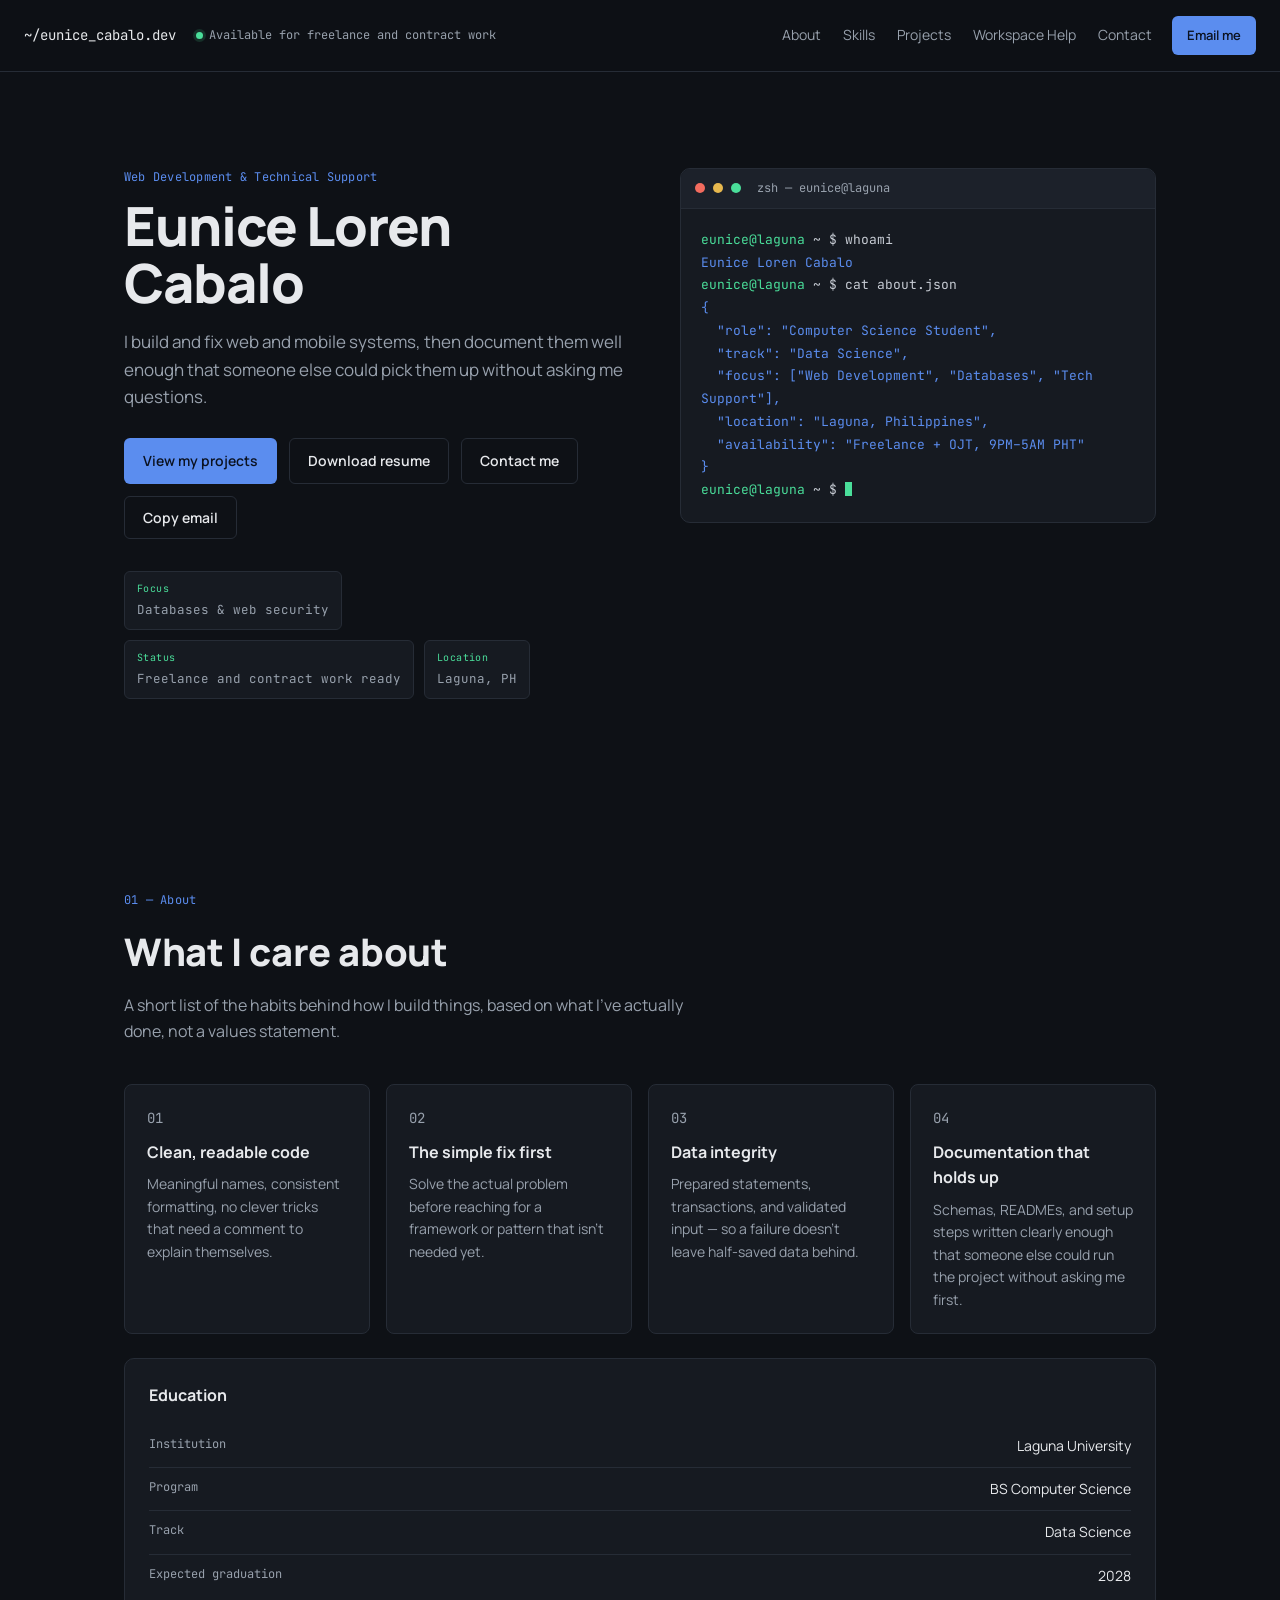
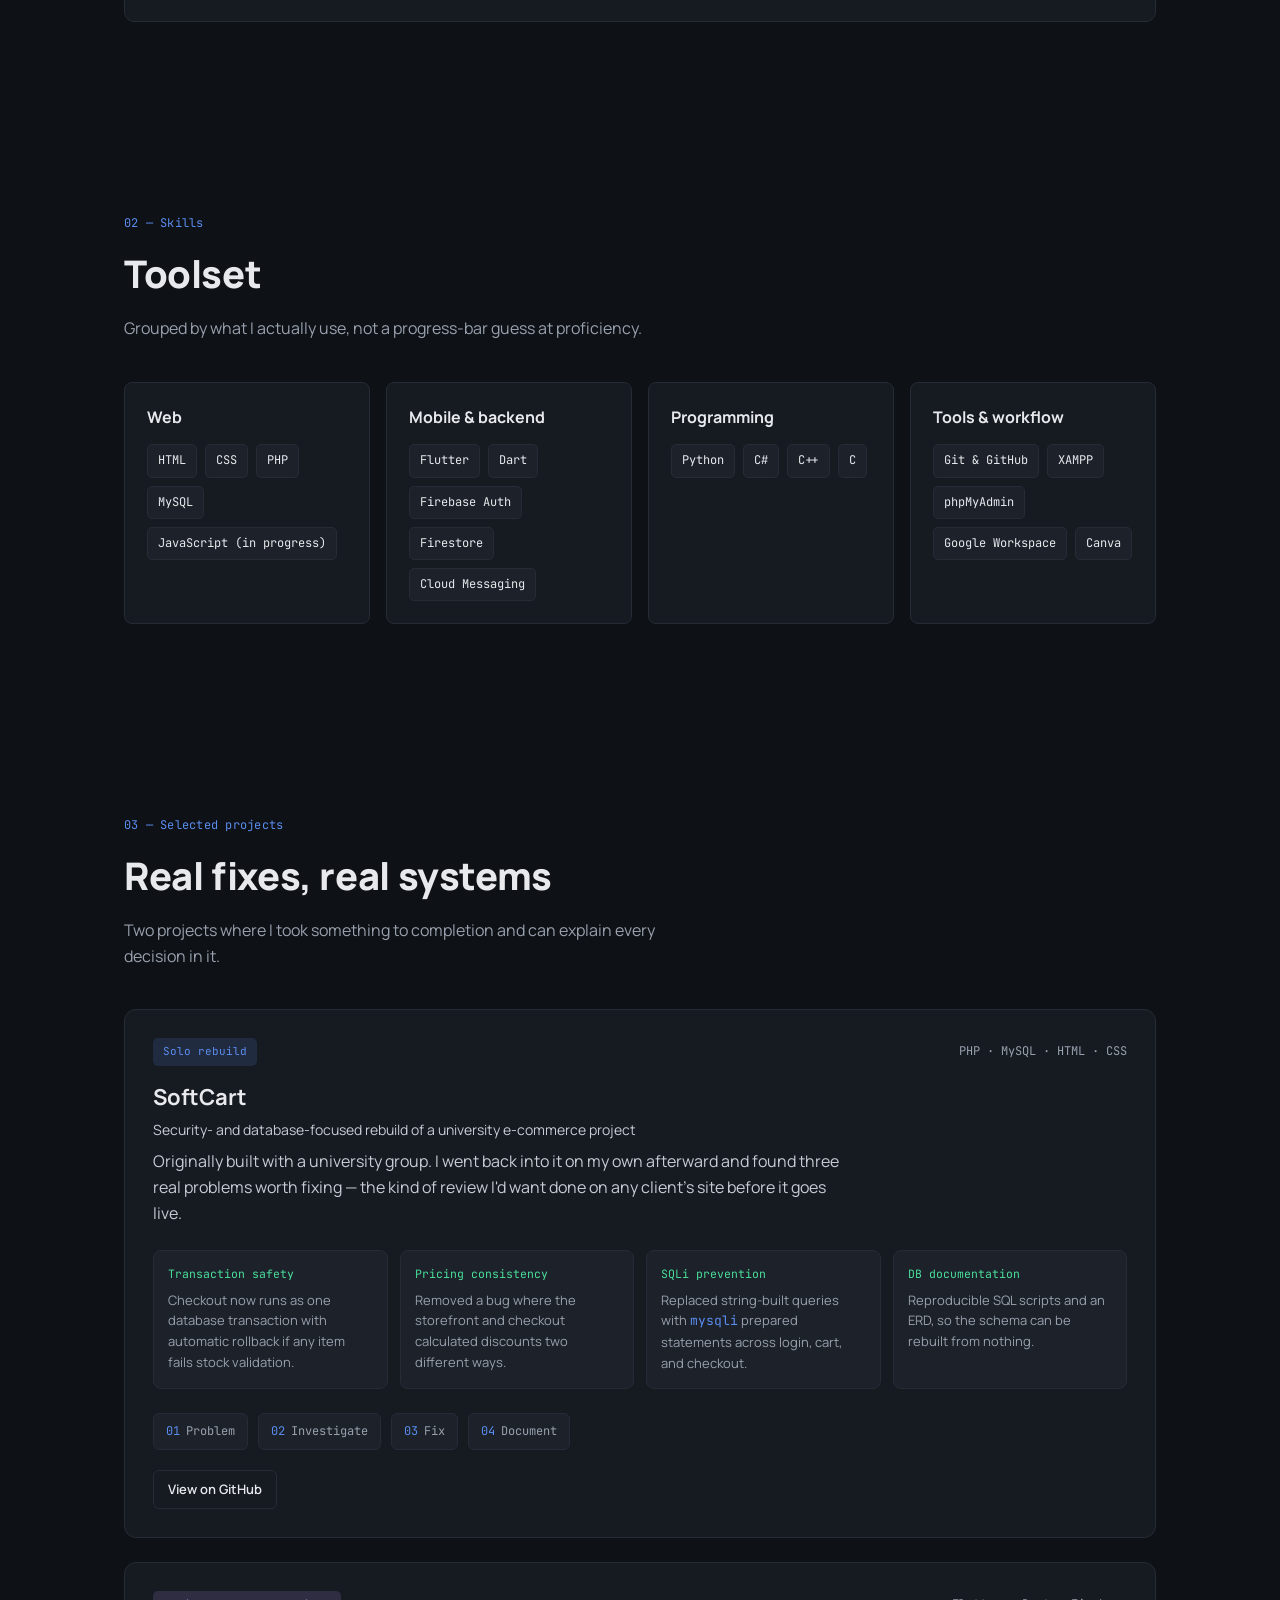
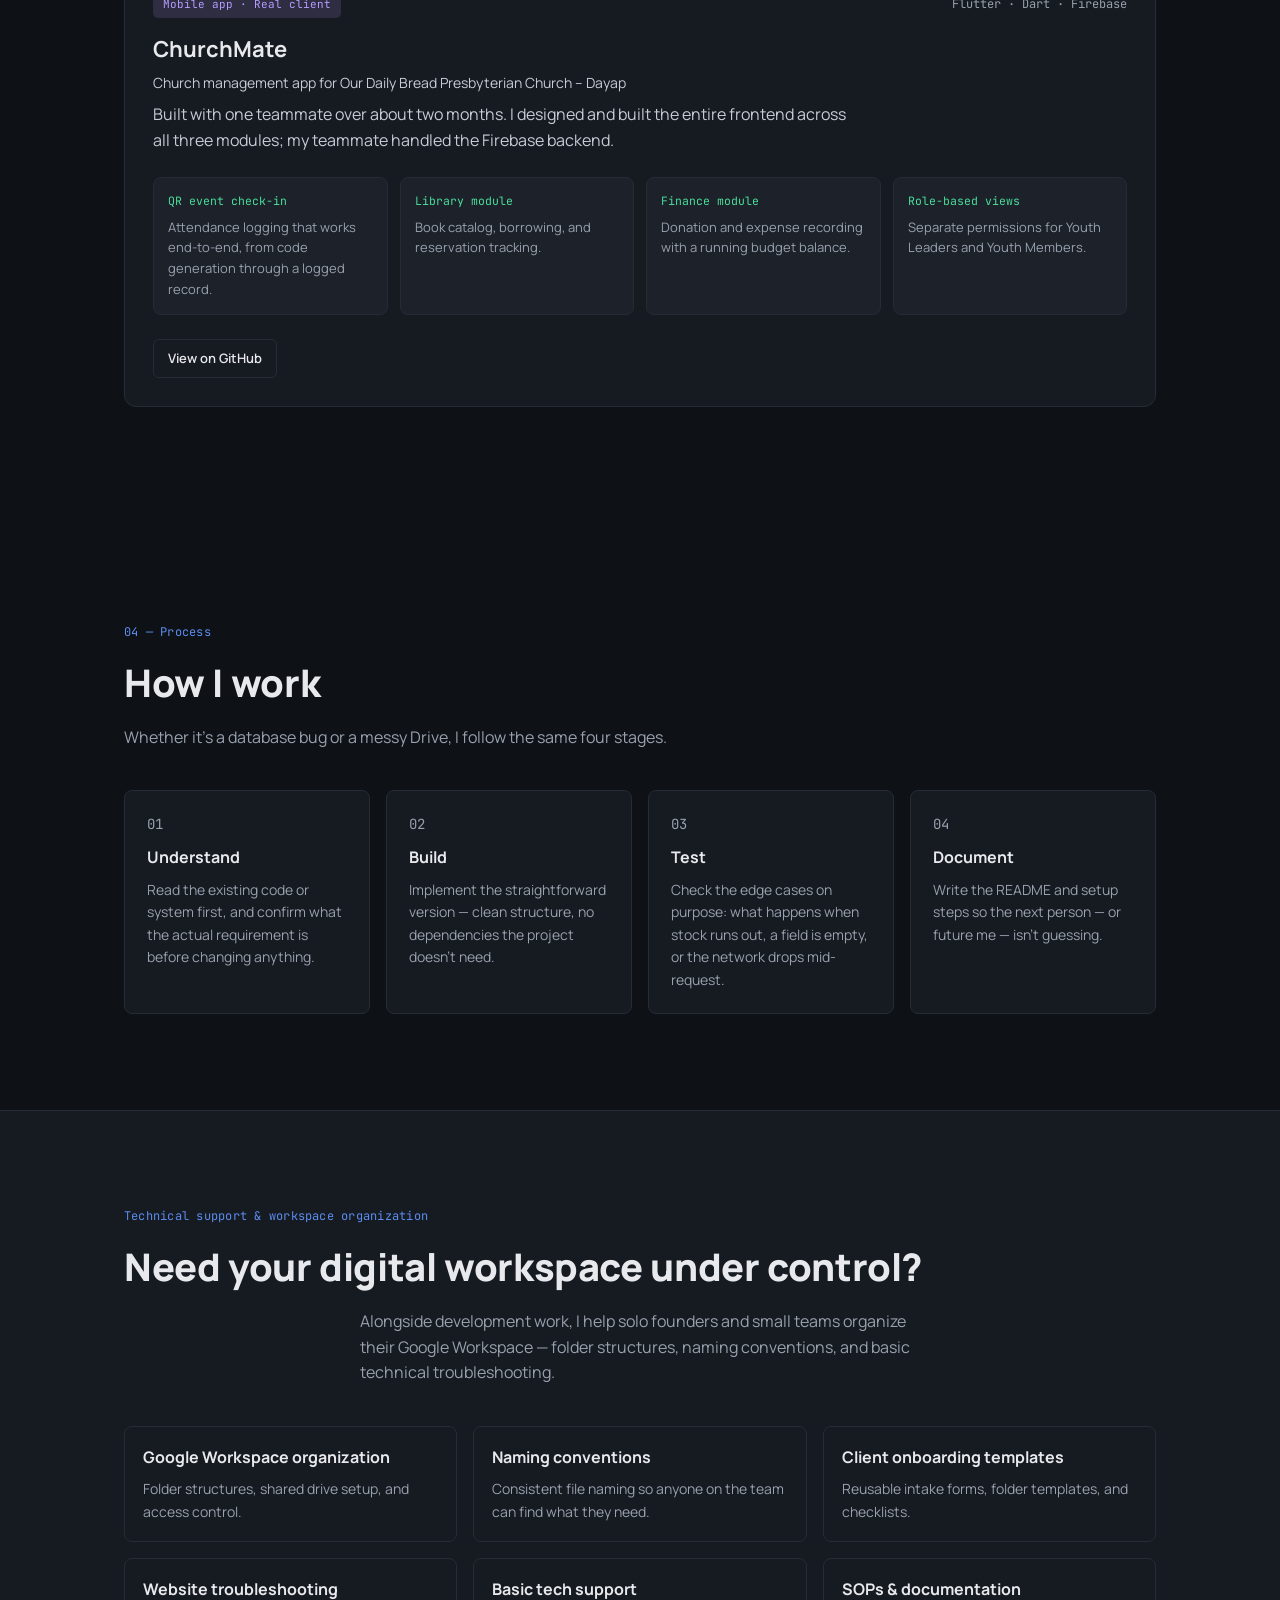
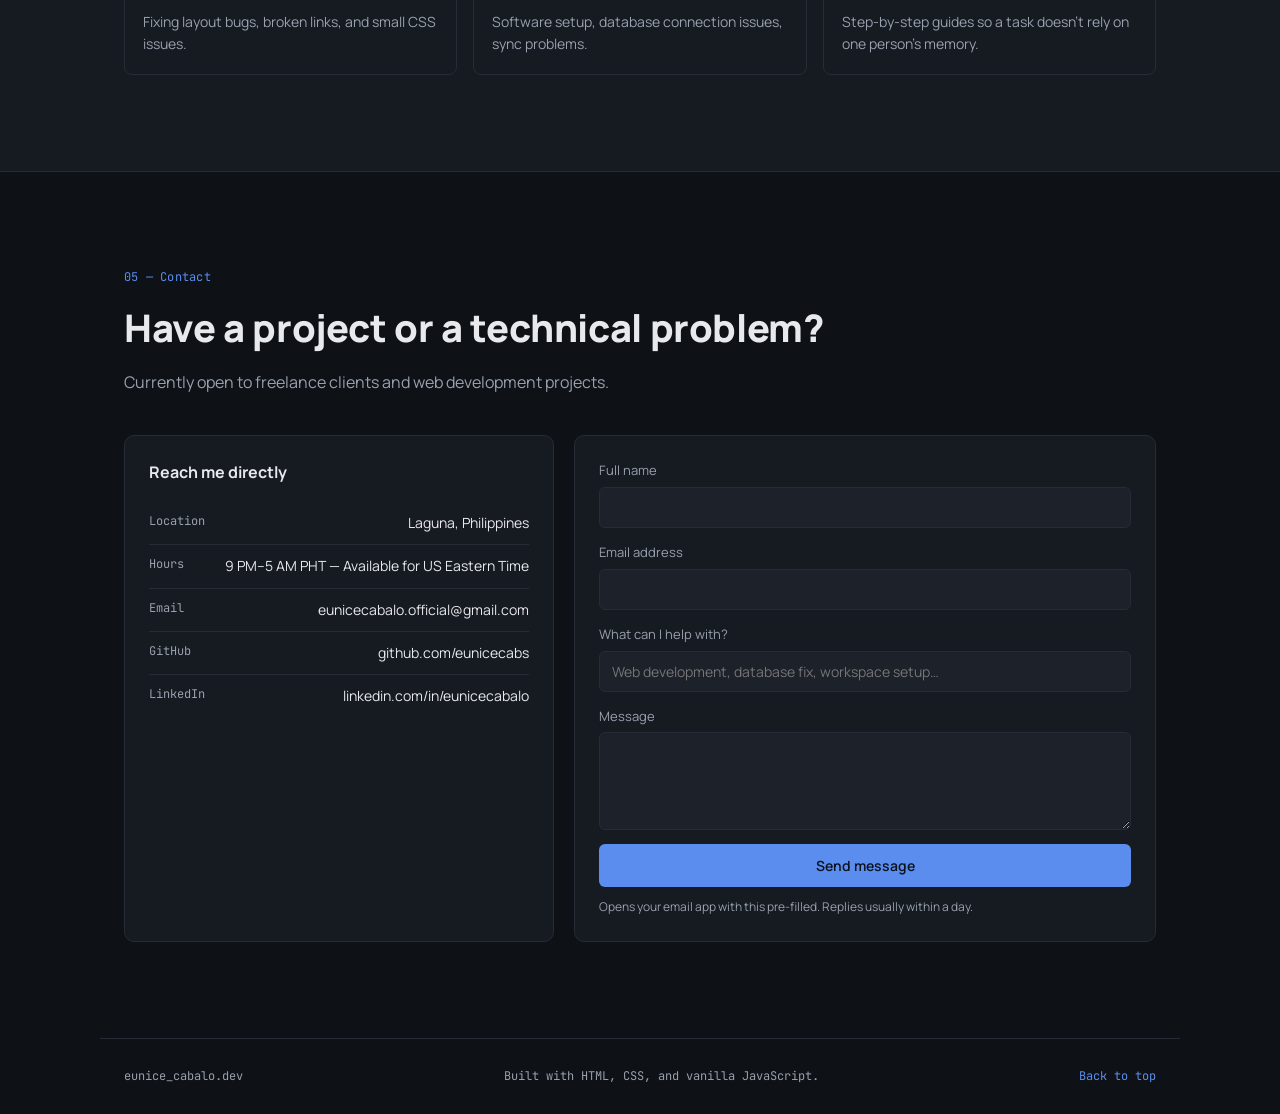
<file: index.html>
<!DOCTYPE html>
<html lang="en">
<head>
<meta charset="UTF-8">
<meta name="viewport" content="width=device-width, initial-scale=1.0">
<title>Eunice Cabalo — Web Development &amp; Technical Support</title>
<meta name="description" content="Eunice Loren Cabalo — Web development, database engineering, and technical support. CS student at Laguna University, available for freelance and contract work.">
<link rel="preconnect" href="https://fonts.googleapis.com">
<link rel="preconnect" href="https://fonts.gstatic.com" crossorigin>
<link href="https://fonts.googleapis.com/css2?family=Manrope:wght@400;500;600;700;800&family=JetBrains+Mono:wght@400;500;600&display=swap" rel="stylesheet">
<link rel="stylesheet" href="style.css">
</head>
<body>

<header class="nav" id="nav">
  <a href="#hero" class="nav__brand">~/eunice_cabalo.dev</a>
  <span class="nav__status"><span class="dot"></span>Available for freelance and contract work</span>
  <nav class="nav__links">
    <a href="#about">About</a>
    <a href="#skills">Skills</a>
    <a href="#projects">Projects</a>
    <a href="#workspace">Workspace Help</a>
    <a href="#contact">Contact</a>
  </nav>
  <a href="mailto:eunicecabalo.official@gmail.com" class="btn btn--sm btn--primary nav__cta">Email me</a>
</header>

<main>

  <!-- HERO -->
  <section class="hero" id="hero">
    <div class="hero__copy">
      <p class="eyebrow">Web Development &amp; Technical Support</p>
      <h1>Eunice Loren Cabalo</h1>
      <p class="hero__lede">
        I build and fix web and mobile systems, then document them well
        enough that someone else could pick them up without asking me
        questions.
      </p>
      <div class="hero__actions">
        <a href="#projects" class="btn btn--primary">View my projects</a>
        <a href="Eunice_Cabalo_VA_Resume_2026" class="btn btn--ghost" download>Download resume</a>
        <a href="mailto:eunicecabalo.official@gmail.com" class="btn btn--ghost">Contact me</a>
        <button class="btn btn--ghost" id="copyEmailBtn" data-email="eunicecabalo.official@gmail.com">Copy email</button>
      </div>
      <div class="chips">
        <div class="chip"><span class="chip__label">Focus</span>Databases &amp; web security</div>
        <div class="chip"><span class="chip__label">Status</span>Freelance and contract work ready</div>
        <div class="chip"><span class="chip__label">Location</span>Laguna, PH</div>
      </div>
    </div>

    <div class="terminal">
      <div class="terminal__bar">
        <span class="terminal__dot terminal__dot--r"></span>
        <span class="terminal__dot terminal__dot--y"></span>
        <span class="terminal__dot terminal__dot--g"></span>
        <span class="terminal__title">zsh — eunice@laguna</span>
      </div>
      <div class="terminal__body" id="terminalBody" aria-hidden="true"></div>
    </div>
  </section>

  <!-- ABOUT -->
  <section class="section" id="about">
    <p class="eyebrow eyebrow--center">01 — About</p>
    <h2 class="section__title">What I care about</h2>
    <p class="section__lede">
      A short list of the habits behind how I build things, based on what
      I've actually done, not a values statement.
    </p>

    <div class="grid grid--4">
      <div class="card">
        <p class="card__num">01</p>
        <h3>Clean, readable code</h3>
        <p>Meaningful names, consistent formatting, no clever tricks that
          need a comment to explain themselves.</p>
      </div>
      <div class="card">
        <p class="card__num">02</p>
        <h3>The simple fix first</h3>
        <p>Solve the actual problem before reaching for a framework or
          pattern that isn't needed yet.</p>
      </div>
      <div class="card">
        <p class="card__num">03</p>
        <h3>Data integrity</h3>
        <p>Prepared statements, transactions, and validated input — so a
          failure doesn't leave half-saved data behind.</p>
      </div>
    <div class="card">
        <p class="card__num">04</p>
        <h3>Documentation that holds up</h3>
        <p>Schemas, READMEs, and setup steps written clearly enough that
          someone else could run the project without asking me first.
        </p>
    </div>
    </div>

    <div class="contact__info" style="margin-top:24px;">
      <h3>Education</h3>
      <ul class="contact__list">
        <li><span>Institution</span>Laguna University</li>
        <li><span>Program</span>BS Computer Science</li>
        <li><span>Track</span>Data Science</li>
        <li><span>Expected graduation</span>2028</li>
      </ul>
    </div>
  </section>
  
  <!-- SKILLS -->
  <section class="section" id="skills">
    <p class="eyebrow eyebrow--center">02 — Skills</p>
    <h2 class="section__title">Toolset</h2>
    <p class="section__lede">
      Grouped by what I actually use, not a progress-bar guess at
      proficiency.
    </p>

    <div class="grid grid--4">
      <div class="card card--skill">
        <h3>Web</h3>
        <ul class="tags">
          <li>HTML</li><li>CSS</li><li>PHP</li><li>MySQL</li>
          <li class="tag--muted">JavaScript (in progress)</li>
        </ul>
      </div>
      <div class="card card--skill">
        <h3>Mobile &amp; backend</h3>
        <ul class="tags">
          <li>Flutter</li><li>Dart</li><li>Firebase Auth</li>
          <li>Firestore</li><li>Cloud Messaging</li>
        </ul>
      </div>
      <div class="card card--skill">
        <h3>Programming</h3>
        <ul class="tags">
          <li>Python</li><li>C#</li><li>C++</li><li>C</li>
        </ul>
      </div>
      <div class="card card--skill">
        <h3>Tools &amp; workflow</h3>
        <ul class="tags">
          <li>Git &amp; GitHub</li><li>XAMPP</li><li>phpMyAdmin</li>
          <li>Google Workspace</li><li>Canva</li>
        </ul>
      </div>
    </div>
  </section>

  <!-- PROJECTS -->
  <section class="section" id="projects">
    <p class="eyebrow eyebrow--center">03 — Selected projects</p>
    <h2 class="section__title">Real fixes, real systems</h2>
    <p class="section__lede">
      Two projects where I took something to completion and can explain
      every decision in it.
    </p>

    <article class="project">
      <div class="project__head">
        <span class="badge badge--rebuild">Solo rebuild</span>
        <span class="project__stack">PHP · MySQL · HTML · CSS</span>
      </div>
      <h3>SoftCart</h3>
      <p class="project__sub">Security- and database-focused rebuild of a university e-commerce project</p>
      <p>
        Originally built with a university group. I went back into it on
        my own afterward and found three real problems worth fixing —
        the kind of review I'd want done on any client's site before it
        goes live.
      </p>
      <div class="grid grid--4 grid--tight">
        <div class="metric">
          <span class="metric__label">Transaction safety</span>
          Checkout now runs as one database transaction with automatic
          rollback if any item fails stock validation.
        </div>
        <div class="metric">
          <span class="metric__label">Pricing consistency</span>
          Removed a bug where the storefront and checkout calculated
          discounts two different ways.
        </div>
        <div class="metric">
          <span class="metric__label">SQLi prevention</span>
          Replaced string-built queries with <code>mysqli</code> prepared
          statements across login, cart, and checkout.
        </div>
        <div class="metric">
          <span class="metric__label">DB documentation</span>
          Reproducible SQL scripts and an ERD, so the schema can be
          rebuilt from nothing.
        </div>
      </div>
      <div class="steps">
        <div class="steps__item"><span>01</span>Problem</div>
        <div class="steps__item"><span>02</span>Investigate</div>
        <div class="steps__item"><span>03</span>Fix</div>
        <div class="steps__item"><span>04</span>Document</div>
      </div>
      <a href="https://github.com/eunicecabs/softcart-ecommerce" class="btn btn--ghost btn--sm" target="_blank" rel="noopener">View on GitHub</a>
    </article>

    <article class="project">
      <div class="project__head">
        <span class="badge badge--mobile">Mobile app · Real client</span>
        <span class="project__stack">Flutter · Dart · Firebase</span>
      </div>
      <h3>ChurchMate</h3>
      <p class="project__sub">Church management app for Our Daily Bread Presbyterian Church – Dayap</p>
      <p>
        Built with one teammate over about two months. I designed and
        built the entire frontend across all three modules; my teammate
        handled the Firebase backend.
      </p>
      <div class="grid grid--4 grid--tight">
        <div class="metric">
          <span class="metric__label">QR event check-in</span>
          Attendance logging that works end-to-end, from code generation
          through a logged record.
        </div>
        <div class="metric">
          <span class="metric__label">Library module</span>
          Book catalog, borrowing, and reservation tracking.
        </div>
        <div class="metric">
          <span class="metric__label">Finance module</span>
          Donation and expense recording with a running budget balance.
        </div>
        <div class="metric">
          <span class="metric__label">Role-based views</span>
          Separate permissions for Youth Leaders and Youth Members.
        </div>
      </div>
      <a href="https://github.com/eunicecabs/churchmate" class="btn btn--ghost btn--sm" target="_blank" rel="noopener">View on GitHub</a>
    </article>
  </section>

  <!-- HOW I WORK -->
  <section class="section" id="how">
    <p class="eyebrow eyebrow--center">04 — Process</p>
    <h2 class="section__title">How I work</h2>
    <p class="section__lede">Whether it's a database bug or a messy Drive, I follow the same four stages.</p>
    <div class="grid grid--4">
      <div class="card">
        <p class="card__num">01</p>
        <h3>Understand</h3>
        <p>Read the existing code or system first, and confirm what the
          actual requirement is before changing anything.</p>
      </div>
      <div class="card">
        <p class="card__num">02</p>
        <h3>Build</h3>
        <p>Implement the straightforward version — clean structure, no
          dependencies the project doesn't need.</p>
      </div>
      <div class="card">
        <p class="card__num">03</p>
        <h3>Test</h3>
        <p>Check the edge cases on purpose: what happens when stock runs
          out, a field is empty, or the network drops mid-request.</p>
      </div>
      <div class="card">
        <p class="card__num">04</p>
        <h3>Document</h3>
        <p>Write the README and setup steps so the next person — or
          future me — isn't guessing.</p>
      </div>
    </div>
  </section>

  <!-- WORKSPACE / VA SERVICES -->
  <section class="section section--panel" id="workspace">
    <p class="eyebrow">Technical support &amp; workspace organization</p>
    <h2 class="section__title">Need your digital workspace under control?</h2>
    <p class="section__lede">
      Alongside development work, I help solo founders and small teams
      organize their Google Workspace — folder structures, naming
      conventions, and basic technical troubleshooting.
    </p>
    <div class="grid grid--3">
      <div class="card card--sm"><h3>Google Workspace organization</h3><p>Folder structures, shared drive setup, and access control.</p></div>
      <div class="card card--sm"><h3>Naming conventions</h3><p>Consistent file naming so anyone on the team can find what they need.</p></div>
      <div class="card card--sm"><h3>Client onboarding templates</h3><p>Reusable intake forms, folder templates, and checklists.</p></div>
      <div class="card card--sm"><h3>Website troubleshooting</h3><p>Fixing layout bugs, broken links, and small CSS issues.</p></div>
      <div class="card card--sm"><h3>Basic tech support</h3><p>Software setup, database connection issues, sync problems.</p></div>
      <div class="card card--sm"><h3>SOPs &amp; documentation</h3><p>Step-by-step guides so a task doesn't rely on one person's memory.</p></div>
    </div>
  </section>

  <!-- CONTACT -->
  <section class="section" id="contact">
    <p class="eyebrow eyebrow--center">05 — Contact</p>
    <h2 class="section__title">Have a project or a technical problem?</h2>
    <p class="section__lede">
      Currently open to freelance clients and web development projects.
    </p>

    <div class="contact">
      <div class="contact__info">
        <h3>Reach me directly</h3>
        <ul class="contact__list">
          <li><span>Location</span>Laguna, Philippines</li>
          <li><span>Hours</span>9 PM–5 AM PHT — Available for US Eastern Time</li>
          <li><span>Email</span><a href="mailto:eunicecabalo.official@gmail.com">eunicecabalo.official@gmail.com</a></li>
          <li><span>GitHub</span><a href="https://github.com/eunicecabs" target="_blank" rel="noopener">github.com/eunicecabs</a></li>
          <li><span>LinkedIn</span><a href="https://www.linkedin.com/in/eunicecabalo/" target="_blank" rel="noopener">linkedin.com/in/eunicecabalo</a></li>
        </ul>
      </div>

      <form class="contact__form" id="contactForm" action="mailto:eunicecabalo.official@gmail.com" method="post" enctype="text/plain">
        <label>Full name
          <input type="text" name="name" required>
        </label>
        <label>Email address
          <input type="email" name="email" required>
        </label>
        <label>What can I help with?
          <input type="text" name="subject" placeholder="Web development, database fix, workspace setup…">
        </label>
        <label>Message
          <textarea name="message" rows="4" required></textarea>
        </label>
        <button type="submit" class="btn btn--primary">Send message</button>
        <p class="contact__note">Opens your email app with this pre-filled. Replies usually within a day.</p>
      </form>
    </div>
  </section>

</main>

<footer class="footer">
  <span>eunice_cabalo.dev</span>
  <span>Built with HTML, CSS, and vanilla JavaScript.</span>
  <a href="#hero" class="footer__top">Back to top</a>
</footer>

<script src="script.js"></script>
</body>
</html>
</file>
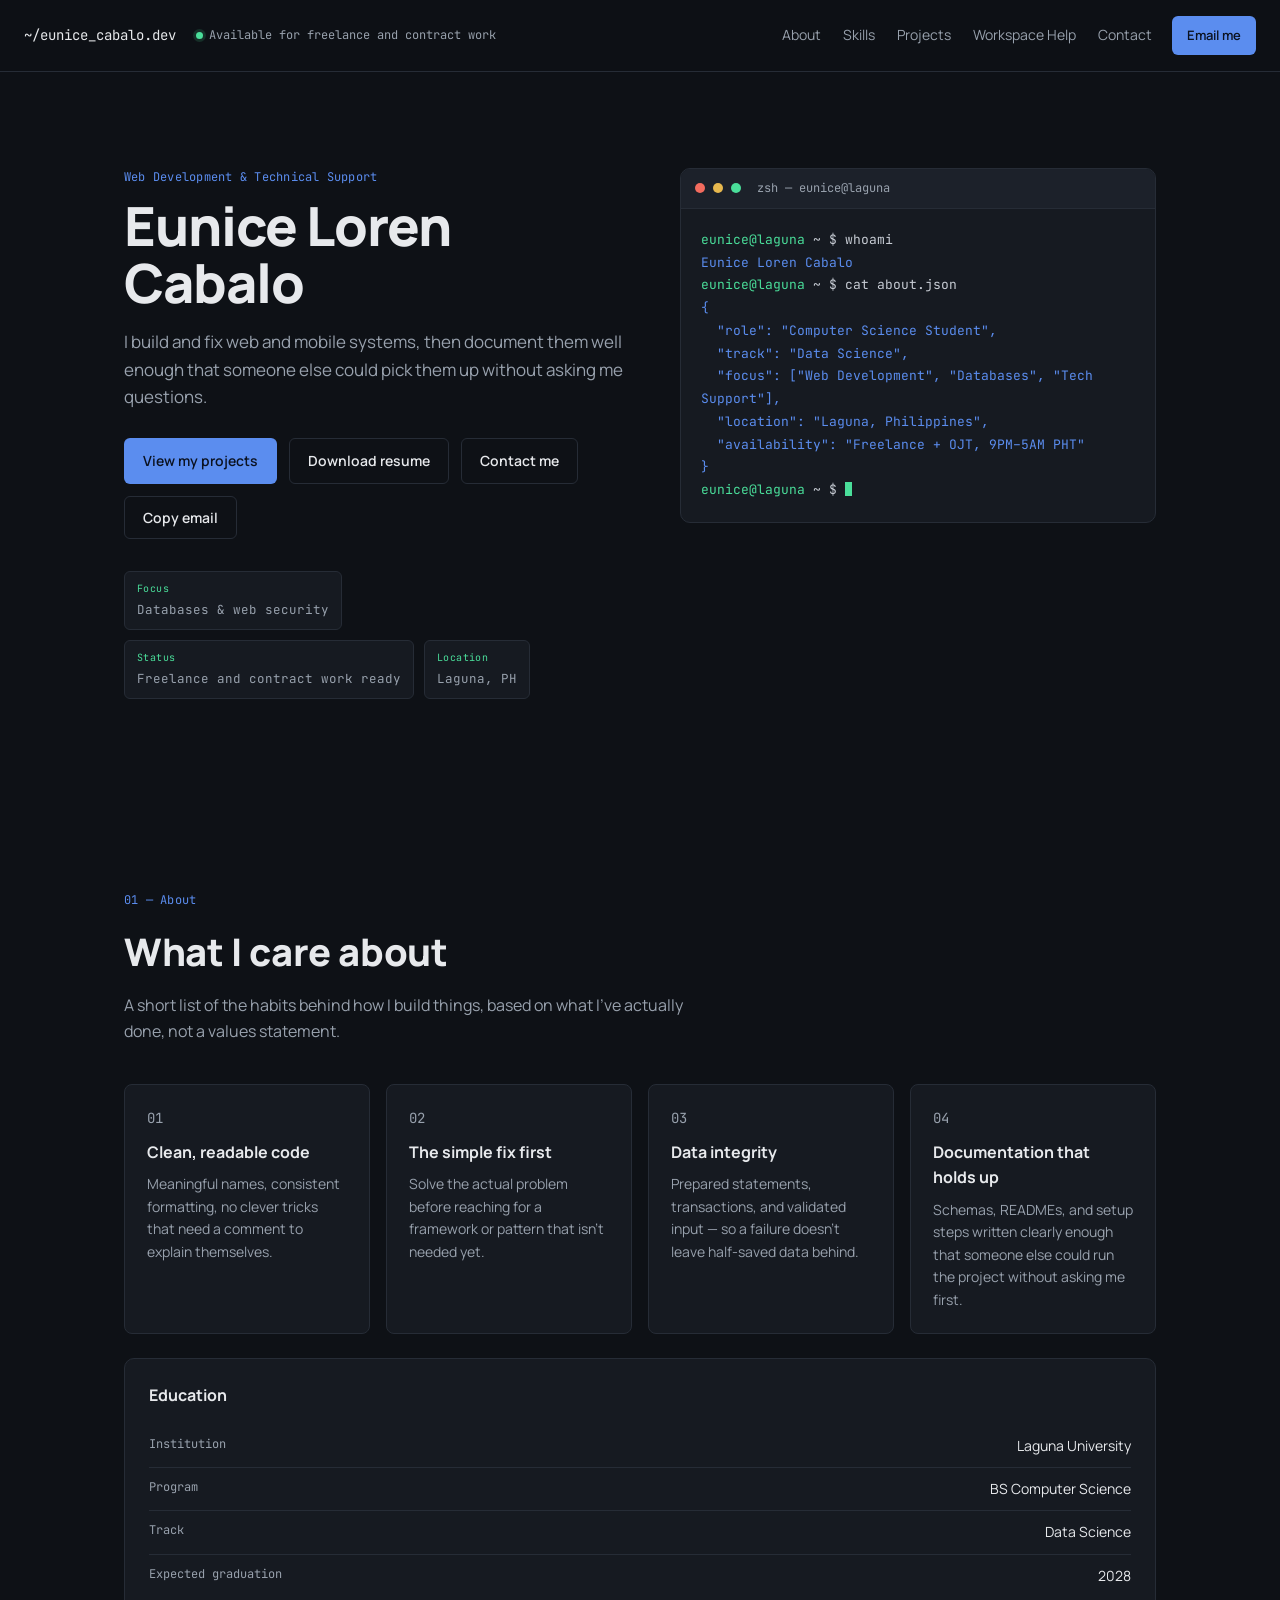
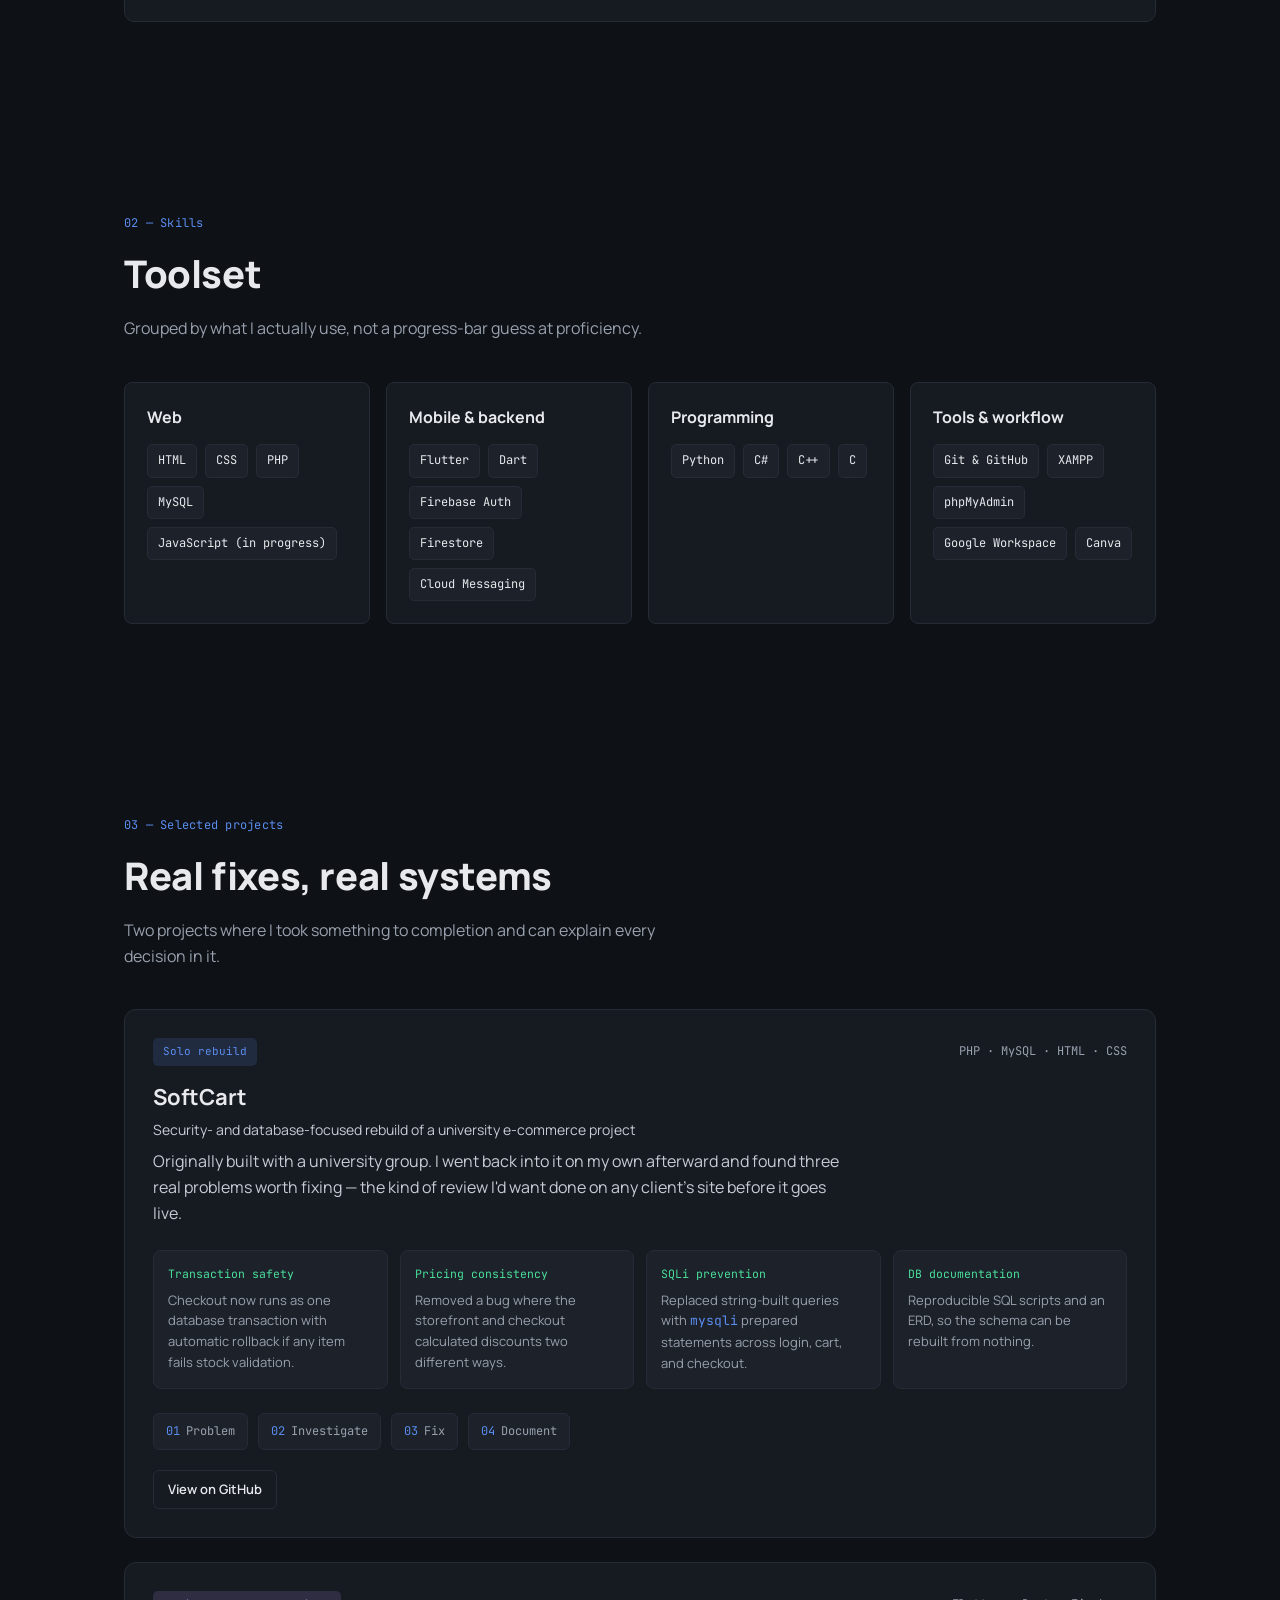
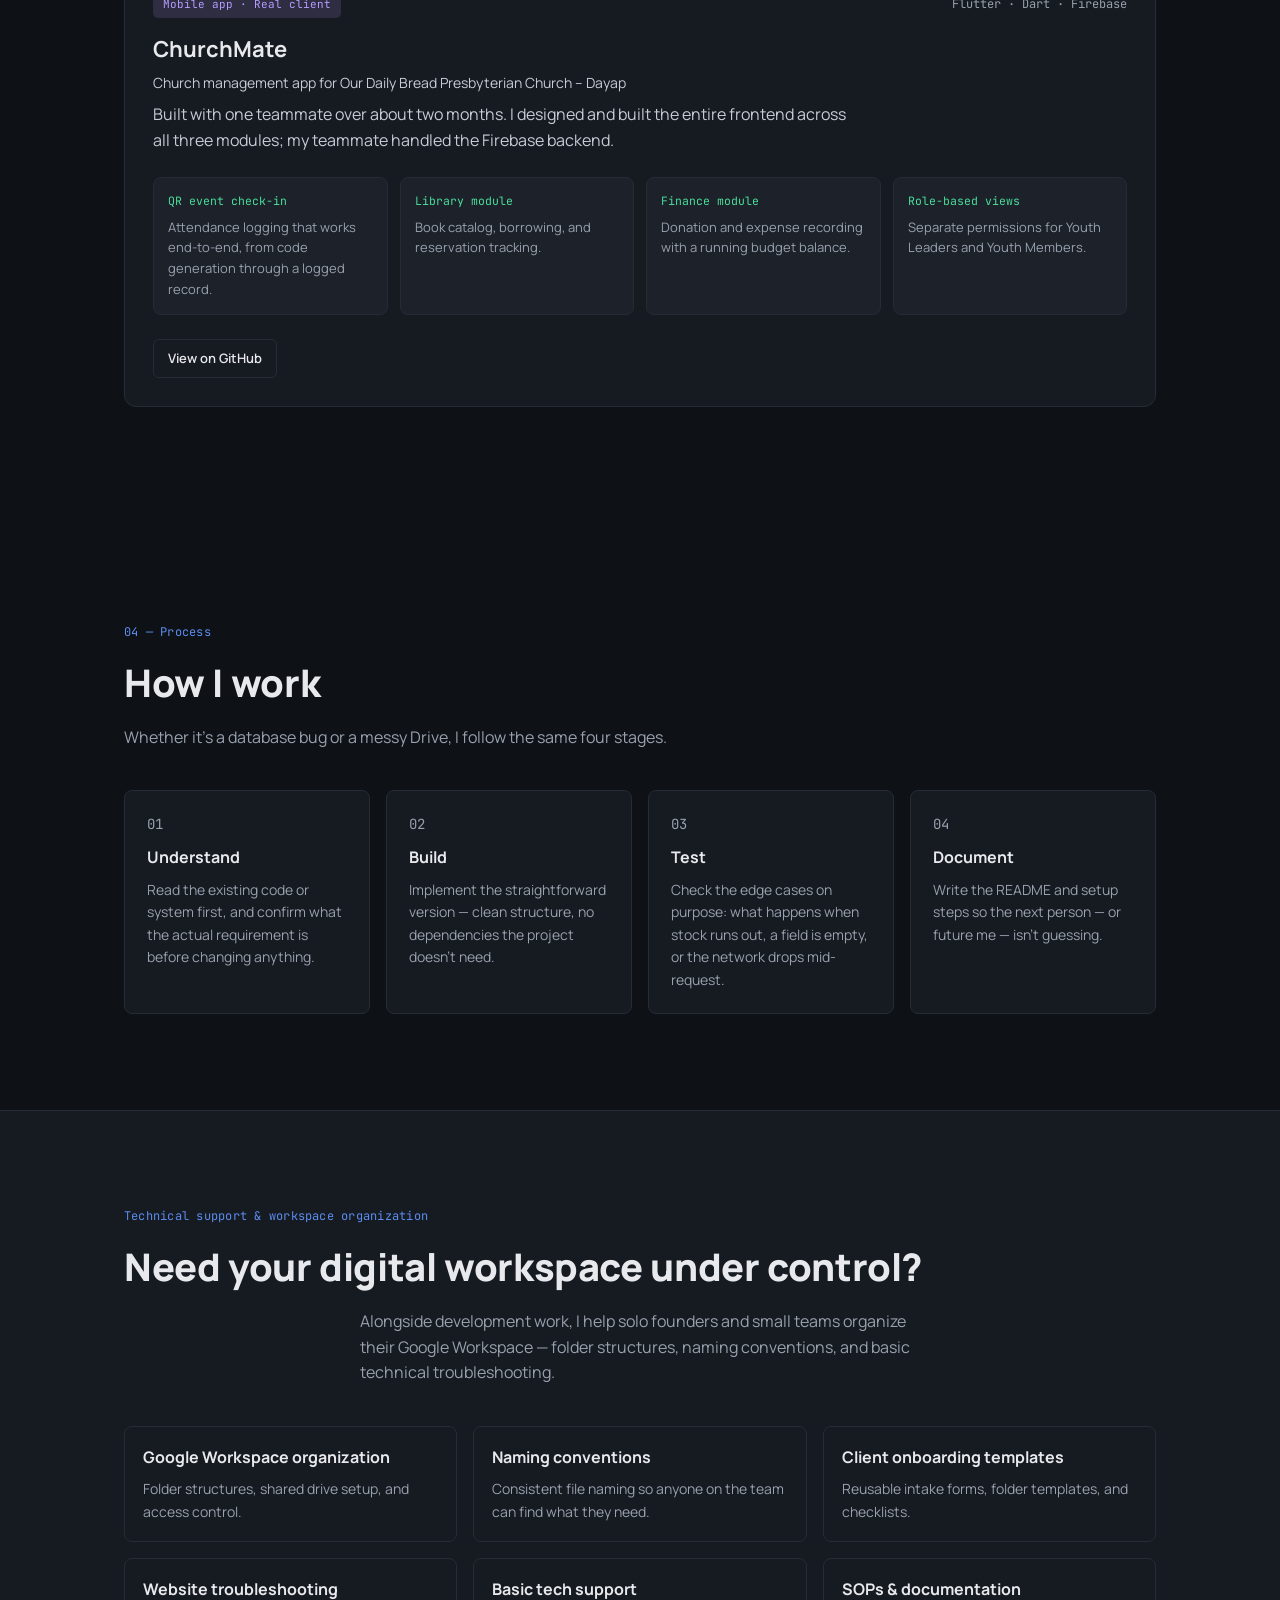
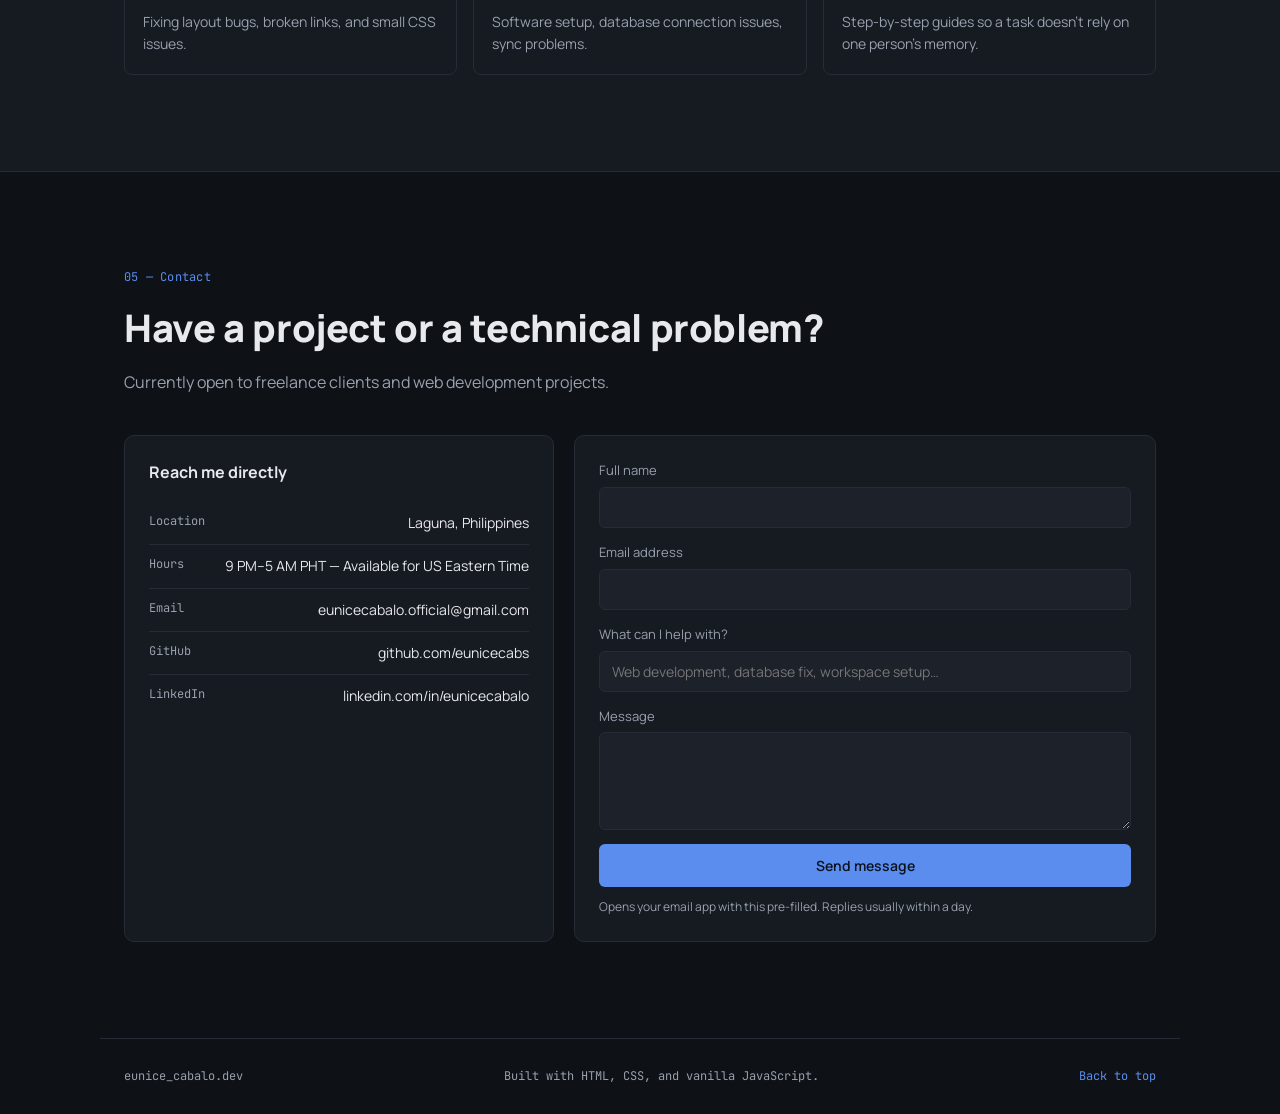
<file: index (1).html>
<!DOCTYPE html>
<html lang="en">
<head>
<meta charset="UTF-8">
<meta name="viewport" content="width=device-width, initial-scale=1.0">
<title>Eunice Cabalo — Web Development &amp; Technical Support</title>
<meta name="description" content="Eunice Loren Cabalo — Web development, database engineering, and technical support. CS student at Laguna University, available for freelance and contract work.">
<link rel="preconnect" href="https://fonts.googleapis.com">
<link rel="preconnect" href="https://fonts.gstatic.com" crossorigin>
<link href="https://fonts.googleapis.com/css2?family=Manrope:wght@400;500;600;700;800&family=JetBrains+Mono:wght@400;500;600&display=swap" rel="stylesheet">
<link rel="stylesheet" href="style.css">
</head>
<body>

<header class="nav" id="nav">
  <a href="#hero" class="nav__brand">~/eunice_cabalo.dev</a>
  <span class="nav__status"><span class="dot"></span>Available for freelance and contract work</span>
  <nav class="nav__links">
    <a href="#about">About</a>
    <a href="#skills">Skills</a>
    <a href="#projects">Projects</a>
    <a href="#workspace">Workspace Help</a>
    <a href="#contact">Contact</a>
  </nav>
  <a href="mailto:eunicecabalo.official@gmail.com" class="btn btn--sm btn--primary nav__cta">Email me</a>
</header>

<main>

  <!-- HERO -->
  <section class="hero" id="hero">
    <div class="hero__copy">
      <p class="eyebrow">Web Development &amp; Technical Support</p>
      <h1>Eunice Loren Cabalo</h1>
      <p class="hero__lede">
        I build and fix web and mobile systems, then document them well
        enough that someone else could pick them up without asking me
        questions.
      </p>
      <div class="hero__actions">
        <a href="#projects" class="btn btn--primary">View my projects</a>
        <a href="Cabalo_Resume_WebDev_2026.pdf" class="btn btn--ghost" download>Download resume</a>
        <a href="mailto:eunicecabalo.official@gmail.com" class="btn btn--ghost">Contact me</a>
        <button class="btn btn--ghost" id="copyEmailBtn" data-email="eunicecabalo.official@gmail.com">Copy email</button>
      </div>
      <div class="chips">
        <div class="chip"><span class="chip__label">Focus</span>Databases &amp; web security</div>
        <div class="chip"><span class="chip__label">Status</span>Freelance and contract work ready</div>
        <div class="chip"><span class="chip__label">Location</span>Laguna, PH</div>
      </div>
    </div>

    <div class="terminal">
      <div class="terminal__bar">
        <span class="terminal__dot terminal__dot--r"></span>
        <span class="terminal__dot terminal__dot--y"></span>
        <span class="terminal__dot terminal__dot--g"></span>
        <span class="terminal__title">zsh — eunice@laguna</span>
      </div>
      <div class="terminal__body" id="terminalBody" aria-hidden="true"></div>
    </div>
  </section>

  <!-- ABOUT -->
  <section class="section" id="about">
    <p class="eyebrow eyebrow--center">01 — About</p>
    <h2 class="section__title">What I care about</h2>
    <p class="section__lede">
      A short list of the habits behind how I build things, based on what
      I've actually done, not a values statement.
    </p>

    <div class="grid grid--4">
      <div class="card">
        <p class="card__num">01</p>
        <h3>Clean, readable code</h3>
        <p>Meaningful names, consistent formatting, no clever tricks that
          need a comment to explain themselves.</p>
      </div>
      <div class="card">
        <p class="card__num">02</p>
        <h3>The simple fix first</h3>
        <p>Solve the actual problem before reaching for a framework or
          pattern that isn't needed yet.</p>
      </div>
      <div class="card">
        <p class="card__num">03</p>
        <h3>Data integrity</h3>
        <p>Prepared statements, transactions, and validated input — so a
          failure doesn't leave half-saved data behind.</p>
      </div>
    <div class="card">
        <p class="card__num">04</p>
        <h3>Documentation that holds up</h3>
        <p>Schemas, READMEs, and setup steps written clearly enough that
          someone else could run the project without asking me first.
        </p>
    </div>
    </div>

    <div class="contact__info" style="margin-top:24px;">
      <h3>Education</h3>
      <ul class="contact__list">
        <li><span>Institution</span>Laguna University</li>
        <li><span>Program</span>BS Computer Science</li>
        <li><span>Track</span>Data Science</li>
        <li><span>Expected graduation</span>2028</li>
      </ul>
    </div>
  </section>
  
  <!-- SKILLS -->
  <section class="section" id="skills">
    <p class="eyebrow eyebrow--center">02 — Skills</p>
    <h2 class="section__title">Toolset</h2>
    <p class="section__lede">
      Grouped by what I actually use, not a progress-bar guess at
      proficiency.
    </p>

    <div class="grid grid--4">
      <div class="card card--skill">
        <h3>Web</h3>
        <ul class="tags">
          <li>HTML</li><li>CSS</li><li>PHP</li><li>MySQL</li>
          <li class="tag--muted">JavaScript (in progress)</li>
        </ul>
      </div>
      <div class="card card--skill">
        <h3>Mobile &amp; backend</h3>
        <ul class="tags">
          <li>Flutter</li><li>Dart</li><li>Firebase Auth</li>
          <li>Firestore</li><li>Cloud Messaging</li>
        </ul>
      </div>
      <div class="card card--skill">
        <h3>Programming</h3>
        <ul class="tags">
          <li>Python</li><li>C#</li><li>C++</li><li>C</li>
        </ul>
      </div>
      <div class="card card--skill">
        <h3>Tools &amp; workflow</h3>
        <ul class="tags">
          <li>Git &amp; GitHub</li><li>XAMPP</li><li>phpMyAdmin</li>
          <li>Google Workspace</li><li>Canva</li>
        </ul>
      </div>
    </div>
  </section>

  <!-- PROJECTS -->
  <section class="section" id="projects">
    <p class="eyebrow eyebrow--center">03 — Selected projects</p>
    <h2 class="section__title">Real fixes, real systems</h2>
    <p class="section__lede">
      Two projects where I took something to completion and can explain
      every decision in it.
    </p>

    <article class="project">
      <div class="project__head">
        <span class="badge badge--rebuild">Solo rebuild</span>
        <span class="project__stack">PHP · MySQL · HTML · CSS</span>
      </div>
      <h3>SoftCart</h3>
      <p class="project__sub">Security- and database-focused rebuild of a university e-commerce project</p>
      <p>
        Originally built with a university group. I went back into it on
        my own afterward and found three real problems worth fixing —
        the kind of review I'd want done on any client's site before it
        goes live.
      </p>
      <div class="grid grid--4 grid--tight">
        <div class="metric">
          <span class="metric__label">Transaction safety</span>
          Checkout now runs as one database transaction with automatic
          rollback if any item fails stock validation.
        </div>
        <div class="metric">
          <span class="metric__label">Pricing consistency</span>
          Removed a bug where the storefront and checkout calculated
          discounts two different ways.
        </div>
        <div class="metric">
          <span class="metric__label">SQLi prevention</span>
          Replaced string-built queries with <code>mysqli</code> prepared
          statements across login, cart, and checkout.
        </div>
        <div class="metric">
          <span class="metric__label">DB documentation</span>
          Reproducible SQL scripts and an ERD, so the schema can be
          rebuilt from nothing.
        </div>
      </div>
      <div class="steps">
        <div class="steps__item"><span>01</span>Problem</div>
        <div class="steps__item"><span>02</span>Investigate</div>
        <div class="steps__item"><span>03</span>Fix</div>
        <div class="steps__item"><span>04</span>Document</div>
      </div>
      <a href="https://github.com/eunicecabs/softcart-ecommerce" class="btn btn--ghost btn--sm" target="_blank" rel="noopener">View on GitHub</a>
    </article>

    <article class="project">
      <div class="project__head">
        <span class="badge badge--mobile">Mobile app · Real client</span>
        <span class="project__stack">Flutter · Dart · Firebase</span>
      </div>
      <h3>ChurchMate</h3>
      <p class="project__sub">Church management app for Our Daily Bread Presbyterian Church – Dayap</p>
      <p>
        Built with one teammate over about two months. I designed and
        built the entire frontend across all three modules; my teammate
        handled the Firebase backend.
      </p>
      <div class="grid grid--4 grid--tight">
        <div class="metric">
          <span class="metric__label">QR event check-in</span>
          Attendance logging that works end-to-end, from code generation
          through a logged record.
        </div>
        <div class="metric">
          <span class="metric__label">Library module</span>
          Book catalog, borrowing, and reservation tracking.
        </div>
        <div class="metric">
          <span class="metric__label">Finance module</span>
          Donation and expense recording with a running budget balance.
        </div>
        <div class="metric">
          <span class="metric__label">Role-based views</span>
          Separate permissions for Youth Leaders and Youth Members.
        </div>
      </div>
      <a href="https://github.com/eunicecabs/churchmate" class="btn btn--ghost btn--sm" target="_blank" rel="noopener">View on GitHub</a>
    </article>
  </section>

  <!-- HOW I WORK -->
  <section class="section" id="how">
    <p class="eyebrow eyebrow--center">04 — Process</p>
    <h2 class="section__title">How I work</h2>
    <p class="section__lede">Whether it's a database bug or a messy Drive, I follow the same four stages.</p>
    <div class="grid grid--4">
      <div class="card">
        <p class="card__num">01</p>
        <h3>Understand</h3>
        <p>Read the existing code or system first, and confirm what the
          actual requirement is before changing anything.</p>
      </div>
      <div class="card">
        <p class="card__num">02</p>
        <h3>Build</h3>
        <p>Implement the straightforward version — clean structure, no
          dependencies the project doesn't need.</p>
      </div>
      <div class="card">
        <p class="card__num">03</p>
        <h3>Test</h3>
        <p>Check the edge cases on purpose: what happens when stock runs
          out, a field is empty, or the network drops mid-request.</p>
      </div>
      <div class="card">
        <p class="card__num">04</p>
        <h3>Document</h3>
        <p>Write the README and setup steps so the next person — or
          future me — isn't guessing.</p>
      </div>
    </div>
  </section>

  <!-- WORKSPACE / VA SERVICES -->
  <section class="section section--panel" id="workspace">
    <p class="eyebrow">Technical support &amp; workspace organization</p>
    <h2 class="section__title">Need your digital workspace under control?</h2>
    <p class="section__lede">
      Alongside development work, I help solo founders and small teams
      organize their Google Workspace — folder structures, naming
      conventions, and basic technical troubleshooting.
    </p>
    <div class="grid grid--3">
      <div class="card card--sm"><h3>Google Workspace organization</h3><p>Folder structures, shared drive setup, and access control.</p></div>
      <div class="card card--sm"><h3>Naming conventions</h3><p>Consistent file naming so anyone on the team can find what they need.</p></div>
      <div class="card card--sm"><h3>Client onboarding templates</h3><p>Reusable intake forms, folder templates, and checklists.</p></div>
      <div class="card card--sm"><h3>Website troubleshooting</h3><p>Fixing layout bugs, broken links, and small CSS issues.</p></div>
      <div class="card card--sm"><h3>Basic tech support</h3><p>Software setup, database connection issues, sync problems.</p></div>
      <div class="card card--sm"><h3>SOPs &amp; documentation</h3><p>Step-by-step guides so a task doesn't rely on one person's memory.</p></div>
    </div>
  </section>

  <!-- CONTACT -->
  <section class="section" id="contact">
    <p class="eyebrow eyebrow--center">05 — Contact</p>
    <h2 class="section__title">Have a project or a technical problem?</h2>
    <p class="section__lede">
      Currently open to freelance clients and web development projects.
    </p>

    <div class="contact">
      <div class="contact__info">
        <h3>Reach me directly</h3>
        <ul class="contact__list">
          <li><span>Location</span>Laguna, Philippines</li>
          <li><span>Hours</span>9 PM–5 AM PHT — Available for US Eastern Time</li>
          <li><span>Email</span><a href="mailto:eunicecabalo.official@gmail.com">eunicecabalo.official@gmail.com</a></li>
          <li><span>GitHub</span><a href="https://github.com/eunicecabs" target="_blank" rel="noopener">github.com/eunicecabs</a></li>
          <li><span>LinkedIn</span><a href="https://www.linkedin.com/in/eunicecabalo/" target="_blank" rel="noopener">linkedin.com/in/eunicecabalo</a></li>
        </ul>
      </div>

      <form class="contact__form" id="contactForm" action="mailto:eunicecabalo.official@gmail.com" method="post" enctype="text/plain">
        <label>Full name
          <input type="text" name="name" required>
        </label>
        <label>Email address
          <input type="email" name="email" required>
        </label>
        <label>What can I help with?
          <input type="text" name="subject" placeholder="Web development, database fix, workspace setup…">
        </label>
        <label>Message
          <textarea name="message" rows="4" required></textarea>
        </label>
        <button type="submit" class="btn btn--primary">Send message</button>
        <p class="contact__note">Opens your email app with this pre-filled. Replies usually within a day.</p>
      </form>
    </div>
  </section>

</main>

<footer class="footer">
  <span>eunice_cabalo.dev</span>
  <span>Built with HTML, CSS, and vanilla JavaScript.</span>
  <a href="#hero" class="footer__top">Back to top</a>
</footer>

<script src="script.js"></script>
</body>
</html>
</file>
<file: style.css>
:root{
  --ink:#0E1116;
  --surface:#161A21;
  --surface-2:#1C212A;
  --border:#262C36;
  --text:#E7E9EC;
  --text-dim:#98A1AD;
  --mint:#4ADE9A;
  --blue:#5B8DEF;
  --purple:#B79CFF;
  --radius:8px;
  --maxw:1080px;
  --serif: 'Manrope', system-ui, sans-serif;
  --mono: 'JetBrains Mono', ui-monospace, monospace;
}

*{box-sizing:border-box;margin:0;padding:0;}
html{scroll-behavior:smooth;}
body{
  background:var(--ink);
  color:var(--text);
  font-family:var(--serif);
  line-height:1.6;
  font-size:16px;
}
a{color:inherit;text-decoration:none;}
ul{list-style:none;}
img{max-width:100%;display:block;}

/* ---------- layout helpers ---------- */
.section{
  max-width:var(--maxw);
  margin:0 auto;
  padding:96px 24px;
}
.section--panel{
  max-width:none;
  background:var(--surface);
  border-top:1px solid var(--border);
  border-bottom:1px solid var(--border);
}
.section--panel > *{max-width:calc(var(--maxw) - 48px);margin-left:auto;margin-right:auto;}

.eyebrow{
  font-family:var(--mono);
  font-size:12px;
  letter-spacing:.02em;
  color:var(--blue);
  margin-bottom:10px;
}
.eyebrow--center{text-align:left;}
.section__title{
  font-size:clamp(26px,3.4vw,38px);
  font-weight:800;
  letter-spacing:-0.01em;
  margin-bottom:12px;
}
.section__lede{
  color:var(--text-dim);
  max-width:56ch;
  margin-bottom:40px;
  font-size:16px;
}

/* ---------- nav ---------- */
.nav{
  position:sticky;top:0;z-index:50;
  display:flex;align-items:center;gap:20px;
  padding:16px 24px;
  background:rgba(14,17,22,.9);
  backdrop-filter:blur(8px);
  border-bottom:1px solid var(--border);
}
.nav__brand{font-family:var(--mono);font-size:14px;color:var(--text);white-space:nowrap;}
.nav__status{
  display:none;
  align-items:center;gap:6px;
  font-family:var(--mono);font-size:12px;color:var(--text-dim);
}
.dot{
  width:7px;height:7px;border-radius:50%;
  background:var(--mint);
  box-shadow:0 0 0 3px rgba(74,222,154,.15);
}
.nav__links{
  display:none;
  gap:22px;margin-left:auto;
  font-size:14px;color:var(--text-dim);
}
.nav__links a:hover{color:var(--text);}
.nav__cta{margin-left:auto;}
@media(min-width:860px){
  .nav__status{display:flex;}
  .nav__links{display:flex;}
  .nav__cta{margin-left:0;}
}

/* ---------- buttons ---------- */
.btn{
  display:inline-flex;align-items:center;justify-content:center;
  font-family:var(--serif);font-weight:600;font-size:14px;
  padding:11px 18px;border-radius:6px;
  border:1px solid transparent;cursor:pointer;
  transition:background .15s ease, border-color .15s ease, opacity .15s ease;
  white-space:nowrap;
}
.btn--primary{background:var(--blue);color:#0B1220;}
.btn--primary:hover{opacity:.88;}
.btn--ghost{background:transparent;color:var(--text);border-color:var(--border);}
.btn--ghost:hover{border-color:var(--text-dim);}
.btn--sm{padding:8px 14px;font-size:13px;}

/* ---------- hero ---------- */
.hero{
  max-width:var(--maxw);
  margin:0 auto;
  padding:72px 24px 96px;
  display:grid;
  gap:40px;
}
@media(min-width:920px){
  .hero{grid-template-columns:1.05fr 1fr;align-items:start;gap:56px;padding-top:96px;}
}
.hero__lede{color:var(--text-dim);margin:18px 0 28px;max-width:52ch;font-size:17px;}
h1{font-size:clamp(34px,5vw,54px);font-weight:800;letter-spacing:-.02em;line-height:1.05;}
.hero__actions{display:flex;flex-wrap:wrap;gap:12px;margin-bottom:32px;}

.chips{display:flex;flex-wrap:wrap;gap:10px;}
.chip{
  font-family:var(--mono);font-size:12.5px;color:var(--text-dim);
  background:var(--surface);border:1px solid var(--border);
  border-radius:6px;padding:9px 12px;
}
.chip__label{display:block;color:var(--mint);font-size:10px;letter-spacing:.04em;margin-bottom:3px;}

.terminal{
  background:var(--surface);
  border:1px solid var(--border);
  border-radius:10px;
  overflow:hidden;
}
.terminal__bar{
  display:flex;align-items:center;gap:8px;
  padding:10px 14px;background:var(--surface-2);border-bottom:1px solid var(--border);
}
.terminal__dot{width:10px;height:10px;border-radius:50%;}
.terminal__dot--r{background:#F26B5E;}
.terminal__dot--y{background:#E7B84E;}
.terminal__dot--g{background:#4ADE9A;}
.terminal__title{margin-left:8px;font-family:var(--mono);font-size:12px;color:var(--text-dim);}
.terminal__body{
  font-family:var(--mono);font-size:13px;line-height:1.75;
  padding:20px;min-height:260px;color:#C7CCD4;white-space:pre-wrap;
}
.terminal__body .prompt{color:var(--mint);}
.terminal__body .val{color:var(--blue);}
.terminal__body .cursor{display:inline-block;width:7px;height:14px;background:var(--mint);vertical-align:-2px;animation:blink 1s steps(1) infinite;}
@keyframes blink{50%{opacity:0;}}

/* ---------- grids / cards ---------- */
.grid{display:grid;gap:16px;}
.grid--4{grid-template-columns:repeat(2,1fr);}
.grid--3{grid-template-columns:repeat(2,1fr);}
@media(min-width:760px){
  .grid--4{grid-template-columns:repeat(4,1fr);}
  .grid--3{grid-template-columns:repeat(3,1fr);}
}
.grid--tight{gap:12px;margin:24px 0;}

.card{
  background:var(--surface);
  border:1px solid var(--border);
  border-radius:var(--radius);
  padding:22px;
}
.card--sm{padding:18px;}
.card__num{font-family:var(--mono);color:var(--blue);font-size:13px;margin-bottom:10px;}
.card h3{font-size:16px;margin-bottom:8px;}
.card p{color:var(--text-dim);font-size:14px;}

.card--skill h3{margin-bottom:14px;}
.tags{display:flex;flex-wrap:wrap;gap:8px;}
.tags li{
  font-family:var(--mono);font-size:12px;
  background:var(--surface-2);border:1px solid var(--border);
  padding:6px 10px;border-radius:5px;color:var(--text);
}
.tag--muted{color:var(--text-dim);}

/* ---------- projects ---------- */
.project{
  background:var(--surface);
  border:1px solid var(--border);
  border-radius:12px;
  padding:28px;
  margin-bottom:24px;
}
.project__head{display:flex;justify-content:space-between;align-items:center;flex-wrap:wrap;gap:10px;margin-bottom:14px;}
.badge{
  font-family:var(--mono);font-size:11px;padding:5px 10px;border-radius:5px;
}
.badge--rebuild{background:rgba(91,141,239,.15);color:var(--blue);}
.badge--mobile{background:rgba(183,156,255,.15);color:var(--purple);}
.project__stack{font-family:var(--mono);font-size:12px;color:var(--text-dim);}
.project h3{font-size:22px;margin-bottom:4px;}
.project__sub{color:var(--text-dim);font-size:14px;margin-bottom:16px;}
.project > p{color:#C7CCD4;max-width:70ch;margin-bottom:8px;}

.metric{
  background:var(--surface-2);border:1px solid var(--border);
  border-radius:8px;padding:14px;font-size:13px;color:var(--text-dim);
}
.metric__label{display:block;font-family:var(--mono);font-size:11.5px;color:var(--mint);margin-bottom:6px;}
.metric code{font-family:var(--mono);color:var(--blue);}

.steps{display:flex;gap:10px;flex-wrap:wrap;margin:18px 0 20px;}
.steps__item{
  font-family:var(--mono);font-size:12px;color:var(--text-dim);
  background:var(--surface-2);border:1px solid var(--border);
  padding:8px 12px;border-radius:6px;
}
.steps__item span{color:var(--blue);margin-right:6px;}

/* ---------- contact ---------- */
.contact{display:grid;gap:20px;}
@media(min-width:800px){.contact{grid-template-columns:.85fr 1.15fr;}}
.contact__info{
  background:var(--surface);border:1px solid var(--border);
  border-radius:10px;padding:24px;
}
.contact__info h3{margin-bottom:16px;font-size:16px;}
.contact__list li{
  display:flex;justify-content:space-between;gap:12px;
  padding:10px 0;border-top:1px solid var(--border);font-size:14px;
}
.contact__list li:first-child{border-top:none;}
.contact__list span{color:var(--text-dim);font-family:var(--mono);font-size:12px;}
.contact__list a:hover{color:var(--blue);}

.contact__form{
  background:var(--surface);border:1px solid var(--border);
  border-radius:10px;padding:24px;
  display:flex;flex-direction:column;gap:14px;
}
.contact__form label{display:flex;flex-direction:column;gap:6px;font-size:13px;color:var(--text-dim);}
.contact__form input,.contact__form textarea{
  background:var(--surface-2);border:1px solid var(--border);border-radius:6px;
  padding:10px 12px;color:var(--text);font-family:var(--serif);font-size:14px;
  resize:vertical;
}
.contact__form input:focus,.contact__form textarea:focus{outline:2px solid var(--blue);outline-offset:1px;}
.contact__note{font-size:12px;color:var(--text-dim);margin-top:-4px;}

/* ---------- footer ---------- */
.footer{
  border-top:1px solid var(--border);
  padding:28px 24px;
  display:flex;flex-wrap:wrap;gap:16px;
  justify-content:space-between;align-items:center;
  font-family:var(--mono);font-size:12px;color:var(--text-dim);
  max-width:var(--maxw);margin:0 auto;
}
.footer__top{color:var(--blue);}

/* ---------- reduced motion ---------- */
@media (prefers-reduced-motion: reduce){
  html{scroll-behavior:auto;}
  .terminal__body .cursor{animation:none;}
}

/* ---------- focus visibility ---------- */
a:focus-visible,button:focus-visible{outline:2px solid var(--blue);outline-offset:2px;}
</file>
